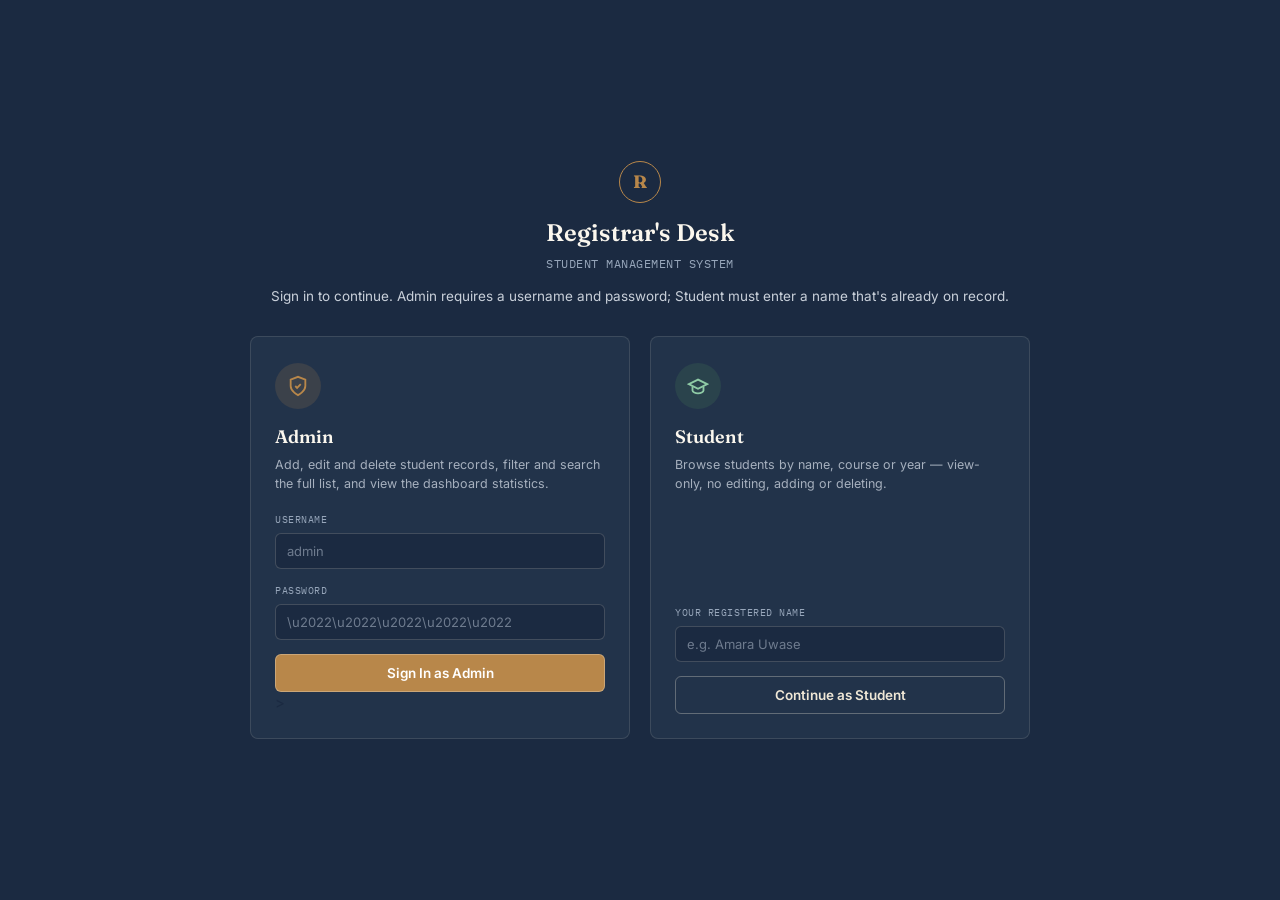
<file: index.html>
<!DOCTYPE html>
<html lang="en">
<head>
<meta charset="UTF-8">
<meta name="viewport" content="width=device-width, initial-scale=1.0">
<title>Dashboard · Student Management System</title>
<link rel="stylesheet" href="css/style.css">
</head>
<body>
<div class="app">

  <aside class="sidebar">
    <div class="brand">
      <div class="mark">R</div>
      <h1>Registrar's&nbsp;Desk</h1>
      <p>Student Records</p>
    </div>
    <nav class="nav">
      <a href="index.html" class="active"><span class="tab-num">01</span> Dashboard</a>
      <a href="students.html"><span class="tab-num">02</span> Student List</a>
      <a href="add-student.html"><span class="tab-num">03</span> Add Student</a>
    </nav>
    <div class="sidebar-foot">DATA STORED LOCALLY<br>IN THIS BROWSER</div>
  </aside>

  <main class="main">
    <div class="page-head">
      <div>
        <p class="eyebrow">Overview</p>
        <h2>Dashboard</h2>
        <p class="desc">A snapshot of everyone currently on the roll — totals, gender split, and the latest registrations.</p>
      </div>
      <a href="add-student.html" class="btn btn-brass">
        <svg width="15" height="15" viewBox="0 0 24 24" fill="none" stroke="currentColor" stroke-width="2.4"><path d="M12 5v14M5 12h14"/></svg>
        Add Student
      </a>
    </div>

    <div class="stat-grid" id="statGrid"></div>

    <div class="panel-grid">
      <div class="card panel">
        <h3>Students by Course</h3>
        <p class="panel-sub">Distribution across enrolled courses</p>
        <div id="courseBars"></div>
      </div>

      <div class="card panel">
        <h3>Recently Registered</h3>
        <p class="panel-sub">Last five students added to the system</p>
        <div id="recentList"></div>
      </div>
    </div>
  </main>
</div>

<script src="js/storage.js"></script>
<script src="js/auth.js"></script>
<script src="js/dashboard.js"></script>
</body>
</html>
</file>
<file: css/style.css>
/* =========================================================
   Student Management System — "Registrar's Ledger" theme
   ========================================================= */

@import url('https://fonts.googleapis.com/css2?family=Fraunces:opsz,wght@9..144,400;9..144,500;9..144,600;9..144,700&family=Inter:wght@400;500;600;700&family=IBM+Plex+Mono:wght@400;500;600&display=swap');

:root{
  --ink:        #1B2A41;
  --ink-soft:   #33455F;
  --parchment:  #F5F0E6;
  --card:       #FFFDF8;
  --line:       #E4DBC8;
  --brass:      #B8874A;
  --brass-dark: #96692F;
  --forest:     #3F6B52;
  --forest-bg:  #E7EFE9;
  --rose:       #A8434A;
  --rose-bg:    #F5E7E6;
  --slate:      #6B7280;
  --slate-light:#97A0AC;

  --font-display: 'Fraunces', serif;
  --font-body: 'Inter', sans-serif;
  --font-mono: 'IBM Plex Mono', monospace;

  --radius: 6px;
  --shadow-card: 0 1px 2px rgba(27,42,65,0.06), 0 4px 14px rgba(27,42,65,0.05);
}

*{ box-sizing: border-box; }

html, body{
  margin:0; padding:0;
  background: var(--parchment);
  color: var(--ink);
  font-family: var(--font-body);
  font-size: 15px;
  line-height: 1.5;
  -webkit-font-smoothing: antialiased;
}

/* subtle ruled-paper texture on the main background */
body{
  background-image:
    linear-gradient(var(--parchment) 0, var(--parchment) 100%),
    repeating-linear-gradient(180deg, rgba(27,42,65,0.025) 0px, rgba(27,42,65,0.025) 1px, transparent 1px, transparent 34px);
}

a{ color: inherit; text-decoration: none; }
button{ font-family: inherit; }

h1,h2,h3{
  font-family: var(--font-display);
  font-weight: 600;
  color: var(--ink);
  margin: 0;
}

::selection{ background: var(--brass); color: #fff; }

:focus-visible{
  outline: 2px solid var(--brass-dark);
  outline-offset: 2px;
}

/* ---------- App shell ---------- */
.app{
  display: grid;
  grid-template-columns: 240px 1fr;
  min-height: 100vh;
}

/* ---------- Sidebar (binder tabs) ---------- */
.sidebar{
  background: var(--ink);
  color: #EFE7D6;
  padding: 28px 0 24px;
  display: flex;
  flex-direction: column;
  position: relative;
}

.brand{
  padding: 0 24px 22px;
  border-bottom: 1px solid rgba(239,231,214,0.14);
  margin-bottom: 18px;
}

.brand .mark{
  display:inline-flex; align-items:center; justify-content:center;
  width: 34px; height: 34px;
  border: 1.5px solid var(--brass);
  border-radius: 50%;
  font-family: var(--font-display);
  font-weight: 700;
  color: var(--brass);
  font-size: 15px;
  margin-bottom: 10px;
}

.brand h1{
  font-size: 17px;
  color: #FBF7EE;
  letter-spacing: 0.2px;
  line-height: 1.25;
}

.brand p{
  margin: 4px 0 0;
  font-size: 11.5px;
  color: #A6B0BE;
  font-family: var(--font-mono);
  letter-spacing: 0.4px;
  text-transform: uppercase;
}

.nav{
  display:flex; flex-direction: column;
  gap: 2px;
  padding: 0 12px;
}

.nav a{
  display:flex; align-items:center; gap: 10px;
  padding: 10px 12px;
  border-radius: var(--radius);
  color: #C9D0DA;
  font-size: 13.5px;
  font-weight: 500;
  position: relative;
}

.nav a .tab-num{
  font-family: var(--font-mono);
  font-size: 11px;
  color: #6E7B8E;
  width: 18px;
}

.nav a:hover{
  background: rgba(239,231,214,0.06);
  color: #FBF7EE;
}

.nav a.active{
  background: rgba(184,135,74,0.16);
  color: #F3E4C8;
}
.nav a.active .tab-num{ color: var(--brass); }

.nav a.active::before{
  content:"";
  position:absolute; left:-12px; top:8px; bottom:8px;
  width: 3px;
  background: var(--brass);
  border-radius: 2px;
}

.sidebar-foot{
  margin-top: auto;
  padding: 16px 24px 0;
  border-top: 1px solid rgba(239,231,214,0.14);
  font-family: var(--font-mono);
  font-size: 10.5px;
  color: #6E7B8E;
  letter-spacing: 0.3px;
}

/* ---------- Main ---------- */
.main{
  padding: 34px 40px 60px;
  max-width: 1180px;
}

.page-head{
  display:flex; align-items:flex-end; justify-content:space-between;
  margin-bottom: 26px;
  flex-wrap: wrap;
  gap: 14px;
}

.page-head .eyebrow{
  font-family: var(--font-mono);
  font-size: 11.5px;
  letter-spacing: 0.6px;
  text-transform: uppercase;
  color: var(--brass-dark);
  margin: 0 0 6px;
}

.page-head h2{
  font-size: 28px;
}

.page-head .desc{
  margin: 6px 0 0;
  color: var(--slate);
  font-size: 13.5px;
  max-width: 60ch;
}

/* ---------- Buttons ---------- */
.btn{
  display:inline-flex; align-items:center; gap: 8px;
  border: 1px solid transparent;
  padding: 10px 16px;
  border-radius: var(--radius);
  border-color:rgba(244,239,223,0.3); 
  color:#EFE7D6;
  font-size: 13.5px;
  font-weight: 600;
  cursor: pointer;
  transition: transform .06s ease, box-shadow .15s ease, background .15s ease;
  white-space: nowrap;
}
.btn:active{ transform: translateY(1px); }

.btn-primary{
  background: var(--ink);
  color: #F5EFDF;
}
.btn-primary:hover{ background: var(--ink-soft); }

.btn-brass{
  background: var(--brass);
  color: #fff;
}
.btn-brass:hover{ background: var(--brass-dark); }

.btn-ghost{
  background: transparent;
  border-color: var(--line);
  color: var(--ink-soft);
  border-color: rgba(244, 239, 223, 0.3);
  color: #EFE7D6;
}
.btn-ghost:hover{ background: #fff; border-color: var(--slate-light); }

.btn-danger{
  background: transparent;
  border-color: rgba(168,67,74,0.35);
  color: var(--rose);
}
.btn-danger:hover{ background: var(--rose-bg); }

.btn-sm{ padding: 6px 11px; font-size: 12px; }
.btn:disabled{ opacity:.45; cursor:not-allowed; }

/* ---------- Cards ---------- */
.card{
  background: var(--card);
  border: 1px solid var(--line);
  border-radius: var(--radius);
  box-shadow: var(--shadow-card);
}

/* ---------- Stat "index cards" ---------- */
.stat-grid{
  display:grid;
  grid-template-columns: repeat(auto-fit, minmax(200px,1fr));
  gap: 16px;
  margin-bottom: 30px;
}

.stat-card{
  background: var(--card);
  border: 1px solid var(--line);
  border-radius: var(--radius);
  padding: 18px 18px 16px;
  position: relative;
  box-shadow: var(--shadow-card);
  overflow: hidden;
}

.stat-card::before{
  content:"";
  position:absolute; top:0; left:0; right:0; height: 3px;
  background: var(--stat-accent, var(--brass));
}

.stat-card .stat-label{
  font-family: var(--font-mono);
  font-size: 11px;
  text-transform: uppercase;
  letter-spacing: 0.5px;
  color: var(--slate);
  display:flex; align-items:center; justify-content:space-between;
}

.stat-card .stat-value{
  font-family: var(--font-display);
  font-size: 34px;
  font-weight: 600;
  margin-top: 6px;
  color: var(--ink);
}

.stat-card .stat-sub{
  font-size: 11.5px;
  color: var(--slate-light);
  margin-top: 2px;
}

.stat-card.stamp .stat-value{ color: var(--brass-dark); }

/* ---------- Dashboard panels ---------- */
.panel-grid{
  display:grid;
  grid-template-columns: 1.3fr 1fr;
  gap: 20px;
}
@media (max-width: 920px){ .panel-grid{ grid-template-columns: 1fr; } }

.panel{
  padding: 20px 22px 22px;
}

.panel h3{
  font-size: 15.5px;
  margin-bottom: 4px;
}
.panel .panel-sub{
  font-size: 12px; color: var(--slate); margin: 0 0 14px;
}

/* mini breakdown bars (course / year distribution) */
.bar-row{
  display:grid;
  grid-template-columns: 100px 1fr 34px;
  align-items:center;
  gap: 10px;
  margin-bottom: 10px;
  font-size: 12.5px;
}
.bar-row .bar-label{ color: var(--ink-soft); font-weight:500; }
.bar-track{
  height: 8px; background: #EFE8D9; border-radius: 4px; overflow:hidden;
}
.bar-fill{
  height: 100%; background: var(--brass);
  border-radius: 4px;
}
.bar-row .bar-count{ font-family: var(--font-mono); color: var(--slate); text-align:right; }

/* recent list */
.recent-row{
  display:flex; align-items:center; gap: 12px;
  padding: 10px 0;
  border-bottom: 1px dashed var(--line);
}
.recent-row:last-child{ border-bottom: none; }

.avatar-chip{
  width: 32px; height: 32px; border-radius: 50%;
  background: var(--forest-bg); color: var(--forest);
  font-family: var(--font-display); font-weight: 600; font-size: 13px;
  display:flex; align-items:center; justify-content:center;
  flex-shrink: 0;
}

.recent-row .r-name{ font-weight: 600; font-size: 13px; }
.recent-row .r-meta{ font-size: 11.5px; color: var(--slate); }
.recent-row .r-date{
  margin-left:auto; font-family: var(--font-mono); font-size: 11px; color: var(--slate-light);
}

.empty-note{
  color: var(--slate-light);
  font-size: 12.5px;
  font-style: italic;
  padding: 10px 0;
}

span{
  color: var(--rose);
}

/* ---------- Toolbar (search / filter) ---------- */
.toolbar{
  display:flex; align-items:center; gap: 10px;
  flex-wrap: wrap;
  margin-bottom: 16px;
  padding: 14px 16px;
  background: var(--card);
  border: 1px solid var(--line);
  border-radius: var(--radius);
}

.field{
  display:flex; flex-direction: column; gap: 4px;
}

.field label{
  font-family: var(--font-mono);
  font-size: 10px;
  text-transform: uppercase;
  letter-spacing: 0.5px;
  color: var(--slate);
}

.search-wrap{
  position: relative;
  flex: 1 1 220px;
  min-width: 180px;
}
.search-wrap input{
  width: 100%;
}
.search-wrap svg{
  position:absolute; left: 10px; top: 50%; transform: translateY(-50%);
  color: var(--slate-light);
}
.search-wrap input{ padding-left: 32px; }

input, select, textarea{
  font-family: var(--font-body);
  font-size: 13px;
  color: var(--ink);
  background: #fff;
  border: 1px solid var(--line);
  border-radius: var(--radius);
  padding: 9px 11px;
}
input:focus, select:focus, textarea:focus{
  border-color: var(--brass);
}

select{ min-width: 120px; }

.toolbar .count-pill{
  margin-left: auto;
  font-family: var(--font-mono);
  font-size: 11.5px;
  color: var(--slate);
  background: var(--parchment);
  border: 1px solid var(--line);
  padding: 6px 10px;
  border-radius: 20px;
}

/* ---------- Table (the ledger) ---------- */
.table-wrap{
  background: var(--card);
  border: 1px solid var(--line);
  border-radius: var(--radius);
  overflow: hidden;
  box-shadow: var(--shadow-card);
}

table{
  width: 100%;
  border-collapse: collapse;
}

thead th{
  text-align: left;
  font-family: var(--font-mono);
  font-size: 10.5px;
  letter-spacing: 0.5px;
  text-transform: uppercase;
  color: var(--slate);
  background: #FBF7EE;
  padding: 12px 14px;
  border-bottom: 1px solid var(--line);
  white-space: nowrap;
}

tbody td{
  padding: 12px 14px;
  border-bottom: 1px solid var(--line);
  font-size: 13px;
  vertical-align: middle;
}

tbody tr:last-child td{ border-bottom: none; }
tbody tr{ transition: background .1s ease; }
tbody tr:hover{ background: #FBF8F0; }

.stu-name{ display:flex; align-items:center; gap:10px; }
.stu-name .r-id{ font-family: var(--font-mono); font-size: 10.5px; color: var(--slate-light); }

.pill{
  display:inline-block;
  padding: 3px 9px;
  border-radius: 20px;
  font-size: 11px;
  font-weight: 600;
  font-family: var(--font-mono);
}
.pill-m{ background: #E9EEF5; color: #3B5578; }
.pill-f{ background: var(--rose-bg); color: var(--rose); }
.pill-o{ background: var(--forest-bg); color: var(--forest); }

.row-actions{ display:flex; gap: 6px; justify-content:flex-end; }
.icon-btn{
  width: 30px; height: 30px;
  display:inline-flex; align-items:center; justify-content:center;
  border-radius: var(--radius);
  border: 1px solid var(--line);
  background: #fff;
  color: var(--slate);
  cursor: pointer;
}
.icon-btn:hover{ background: var(--parchment); color: var(--ink); }
.icon-btn.danger:hover{ background: var(--rose-bg); color: var(--rose); border-color: rgba(168,67,74,0.3); }

.table-empty{
  padding: 46px 20px;
  text-align: center;
  color: var(--slate);
}
.table-empty .big{
  font-family: var(--font-display);
  font-size: 17px;
  color: var(--ink-soft);
  margin-bottom: 4px;
}

/* ---------- Forms ---------- */
.form-card{
  padding: 26px 28px 28px;
  max-width: 680px;
}

.form-grid{
  display:grid;
  grid-template-columns: 1fr 1fr;
  gap: 16px 18px;
  margin-top: 6px;
}

.form-grid .full{ grid-column: 1 / -1; }

.form-field label{
  display:block;
  font-size: 12.5px;
  font-weight: 600;
  color: var(--ink-soft);
  margin-bottom: 6px;
}
.form-field label .req{ color: var(--rose); margin-left: 2px; }

.form-field input, .form-field select{
  width: 100%;
}

.error-text{
  display:none;
  color: var(--rose);
  font-size: 11.5px;
  margin-top: 5px;
  font-family: var(--font-mono);
}
.form-field.invalid input, .form-field.invalid select{
  border-color: var(--rose);
  background: #FDF6F5;
}
.form-field.invalid .error-text{ display:block; }

.form-actions{
  display:flex; gap: 10px; justify-content:flex-end;
  margin-top: 26px;
  padding-top: 18px;
  border-top: 1px dashed var(--line);
}

.form-note{
  margin-top: 18px;
  font-size: 12px;
  color: var(--slate);
  background: var(--parchment);
  border: 1px solid var(--line);
  border-radius: var(--radius);
  padding: 10px 12px;
}

/* ---------- Toast ---------- */
.toast{
  position: fixed;
  bottom: 24px; right: 24px;
  background: var(--ink);
  color: #F5EFDF;
  padding: 13px 18px;
  border-radius: var(--radius);
  font-size: 13px;
  font-weight: 500;
  box-shadow: 0 8px 24px rgba(0,0,0,0.22);
  display:flex; align-items:center; gap: 10px;
  transform: translateY(20px);
  opacity: 0;
  pointer-events: none;
  transition: transform .25s ease, opacity .25s ease;
  z-index: 60;
}
.toast.show{ transform: translateY(0); opacity: 1; }
.toast .dot{ width:7px; height:7px; border-radius:50%; background: var(--brass); flex-shrink:0; }
.toast.danger .dot{ background: var(--rose); }

/* ---------- Modal (confirm delete) ---------- */
.modal-overlay{
  position: fixed; inset: 0;
  background: rgba(27,42,65,0.45);
  display:flex; align-items:center; justify-content:center;
  z-index: 50;
  opacity: 0; pointer-events: none;
  transition: opacity .15s ease;
}
.modal-overlay.show{ opacity: 1; pointer-events: auto; }

.modal{
  background: var(--card);
  border-radius: var(--radius);
  padding: 24px 26px 22px;
  width: 380px;
  max-width: 90vw;
  box-shadow: 0 20px 50px rgba(0,0,0,0.25);
  transform: translateY(-8px) scale(.98);
  transition: transform .15s ease;
}
.modal-overlay.show .modal{ transform: translateY(0) scale(1); }

.modal h3{ font-size: 17px; margin-bottom: 8px; }
.modal p{ font-size: 13px; color: var(--slate); margin: 0 0 20px; line-height:1.55; }
.modal .modal-actions{ display:flex; gap:10px; justify-content:flex-end; }
.modal strong{ color: var(--ink); }

/* ---------- Details page ---------- */
.details-grid{
  display:grid;
  grid-template-columns: 300px 1fr;
  gap: 22px;
}
@media (max-width: 820px){ .details-grid{ grid-template-columns: 1fr; } }

.id-card{
  padding: 26px 22px;
  text-align:center;
}
.id-card .big-avatar{
  width: 76px; height: 76px; border-radius: 50%;
  background: var(--forest-bg); color: var(--forest);
  font-family: var(--font-display); font-size: 28px; font-weight: 700;
  display:flex; align-items:center; justify-content:center;
  margin: 0 auto 14px;
}
.id-card h2{ font-size: 19px; }
.id-card .id-meta{ font-family: var(--font-mono); font-size: 11.5px; color: var(--slate-light); margin-top: 4px; }
.id-card .id-pill{ margin-top: 12px; }
.id-card hr{ border:none; border-top:1px dashed var(--line); margin: 18px 0; }
.id-card .stamp-note{
  font-size: 11px; color: var(--slate); font-family: var(--font-mono);
}

.detail-list{ padding: 22px 24px; }
.detail-list dl{ margin:0; display:grid; grid-template-columns: 140px 1fr; row-gap: 16px; }
.detail-list dt{
  font-family: var(--font-mono); font-size: 11px; text-transform:uppercase; letter-spacing:.4px;
  color: var(--slate);
}
.detail-list dd{ margin:0; font-size: 14px; color: var(--ink); }

.back-link{
  display:inline-flex; align-items:center; gap:6px;
  font-size: 12.5px; color: var(--slate); font-weight:600;
  margin-bottom: 16px;
}
.back-link:hover{ color: var(--ink); }

/* ---------- Utility ---------- */
.hidden{ display:none !important; }

@media (max-width: 760px){
  .app{ grid-template-columns: 1fr; }
  .sidebar{ display:none; }
  .main{ padding: 22px 18px 50px; }
  .form-grid{ grid-template-columns: 1fr; }
}

/* ---------- Role badge (sidebar) ---------- */
.role-badge{
  padding: 0 24px 14px;
}
.role-pill{
  display:inline-block;
  padding: 3px 10px;
  border-radius: 20px;
  font-family: var(--font-mono);
  font-size: 10px;
  letter-spacing: 0.5px;
  font-weight: 700;
  margin-bottom: 7px;
}
.role-admin{ background: rgba(184,135,74,0.2); color: var(--brass); }
.role-student{ background: rgba(63,107,82,0.28); color: #8FCBA6; }
.role-name{ font-size: 12.5px; color: #EFE7D6; margin-bottom: 8px; font-weight: 600; }
.role-logout{
  background:none; border:none; padding:0;
  color: #97A6BA; font-family: var(--font-body); font-size: 11px;
  text-decoration: underline; cursor: pointer;
}
.role-logout:hover{ color: #F5EFDF; }

.view-only-note{
  display:flex; align-items:center; gap: 8px;
  background: var(--forest-bg);
  color: var(--forest);
  border: 1px solid rgba(63,107,82,0.25);
  border-radius: var(--radius);
  padding: 10px 14px;
  font-size: 12.5px;
  font-weight: 500;
  margin-bottom: 18px;
}

/* ---------- Login page ---------- */
.login-body{
  margin:0;
  min-height: 100vh;
  background: var(--ink);
  background-image:
    linear-gradient(var(--ink), var(--ink)),
    repeating-linear-gradient(180deg, rgba(245,239,223,0.02) 0px, rgba(245,239,223,0.02) 1px, transparent 1px, transparent 34px);
  display:flex; align-items:center; justify-content:center;
  padding: 40px 20px;
}

.login-wrap{ width: 100%; max-width: 780px; }

.login-brand{ text-align:center; margin-bottom: 6px; }
.login-brand .mark{
  display:inline-flex; align-items:center; justify-content:center;
  width: 42px; height: 42px;
  border: 1.5px solid var(--brass);
  border-radius: 50%;
  font-family: var(--font-display); font-weight: 700; font-size: 18px;
  color: var(--brass);
  margin-bottom: 12px;
}
.login-brand h1{ color: #FBF7EE; font-size: 24px; }
.login-brand p{
  margin: 4px 0 0; color: #97A6BA; font-family: var(--font-mono);
  font-size: 11.5px; letter-spacing: 0.5px; text-transform: uppercase;
}

.login-sub{
  text-align:center; color:#C9D0DA; font-size: 13.5px;
  margin: 14px 0 30px;
}

.role-grid{
  display:grid; grid-template-columns: 1fr 1fr; gap: 20px;
}
@media (max-width: 640px){ .role-grid{ grid-template-columns: 1fr; } }

.role-card{
  background: #22334A;
  border: 1px solid rgba(245,239,223,0.12);
  border-radius: 8px;
  padding: 26px 24px 24px;
  display:flex; flex-direction: column;
}

.role-card .role-icon{
  width: 46px; height: 46px;
  border-radius: 50%;
  display:flex; align-items:center; justify-content:center;
  background: rgba(184,135,74,0.16);
  color: var(--brass);
  margin-bottom: 14px;
}
.role-card.student .role-icon{
  background: rgba(63,107,82,0.28);
  color: #8FCBA6;
}

.role-card h2{ color:#FBF7EE; font-size: 18px; margin-bottom: 6px; }
.role-card p{ color:#A6B0BE; font-size: 12.5px; line-height:1.5; margin: 0 0 18px; flex-grow: 1; }

.role-card label{
  display:block; font-family: var(--font-mono); font-size: 10px;
  text-transform: uppercase; letter-spacing:0.5px; color:#97A6BA;
  margin-bottom: 6px;
}
.role-card input{
  width: 100%; margin-bottom: 14px;
  background: #1B2A41; border-color: rgba(245,239,223,0.18); color: #F5EFDF;
}
.role-card input::placeholder{ color: #6E7B8E; }

.role-card .btn{ width: 100%; justify-content:center; }

.login-error{
  display:none;
  color: #E8A2A2;
  background: rgba(168,67,74,0.18);
  border: 1px solid rgba(168,67,74,0.35);
  border-radius: 5px;
  padding: 8px 10px;
  font-size: 11.5px;
  margin: -4px 0 12px;
}
.login-error.show{ display:block; }

.login-hint{
  margin: 10px 0 0;
  text-align:center;
  font-size: 11px;
  color: #7C8AA0;
  font-family: var(--font-mono);
}
.login-hint strong{ color: #A6B0BE; }
</file>
